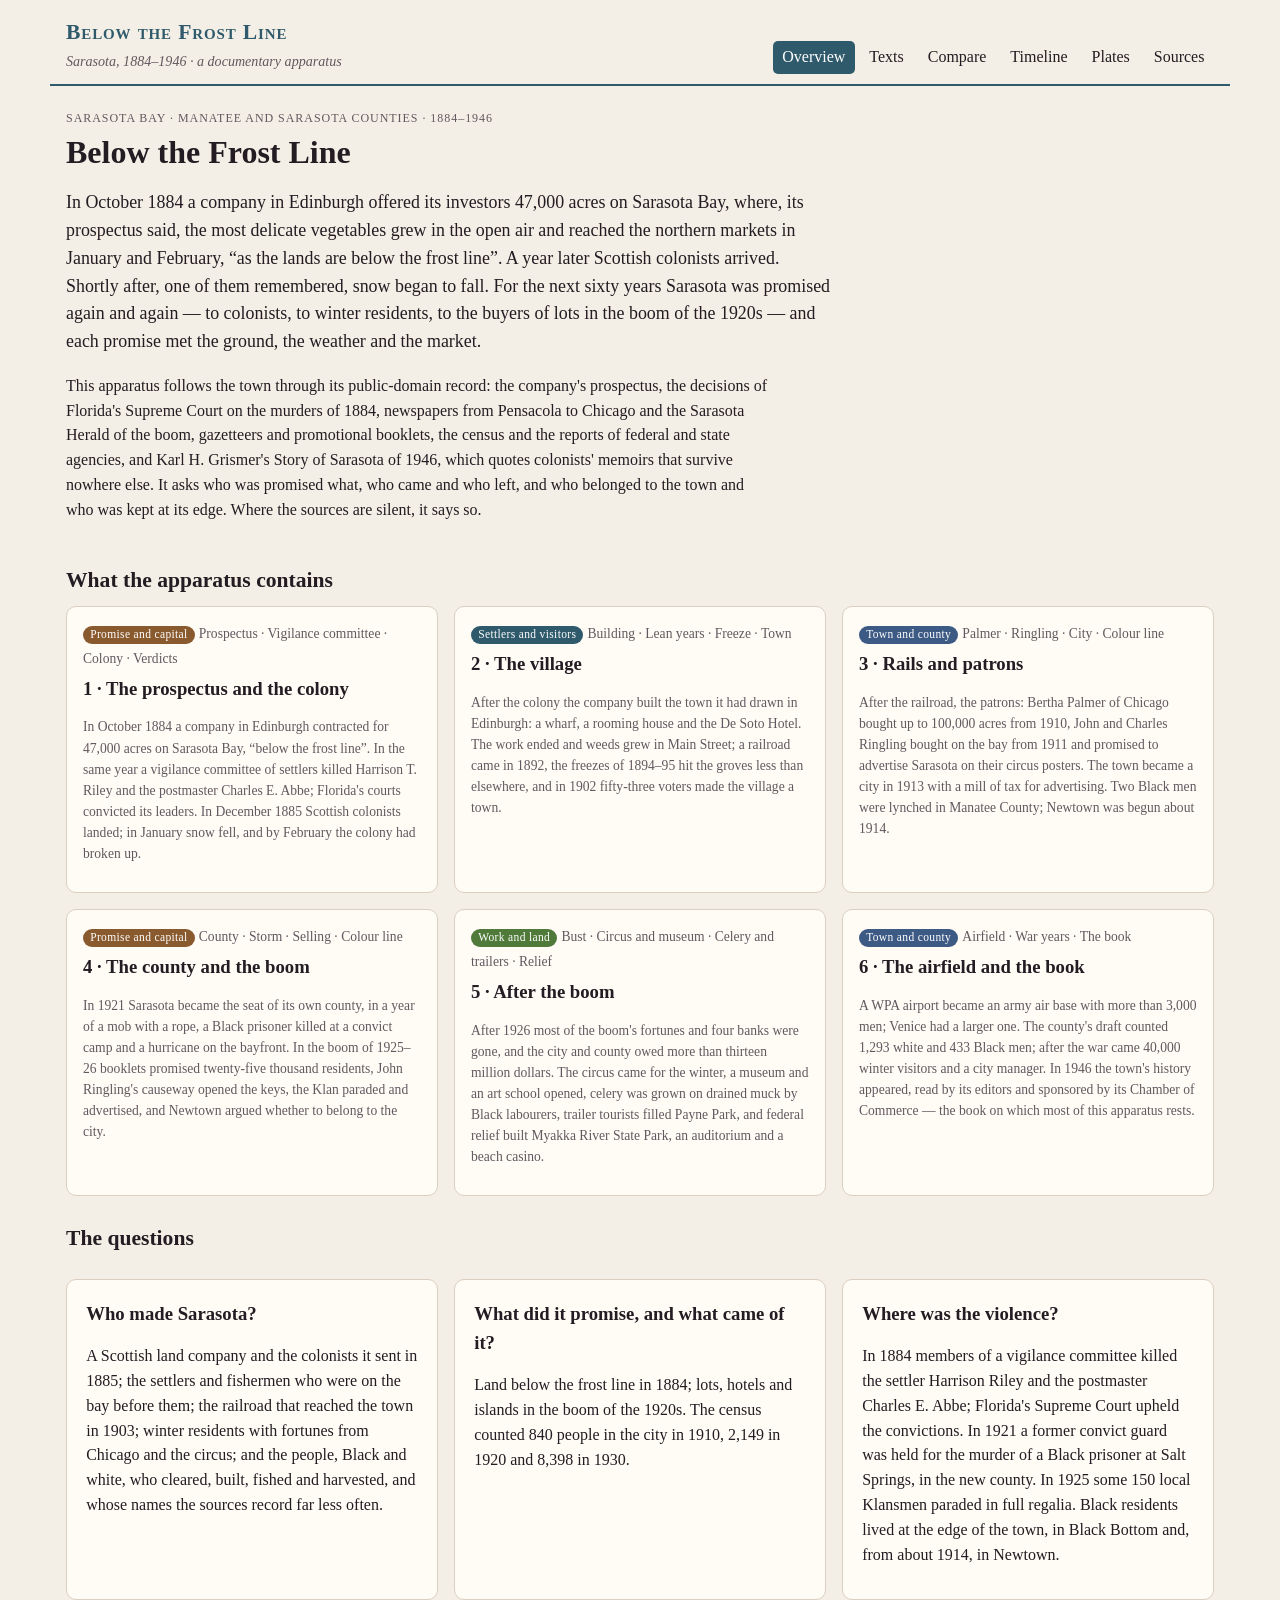
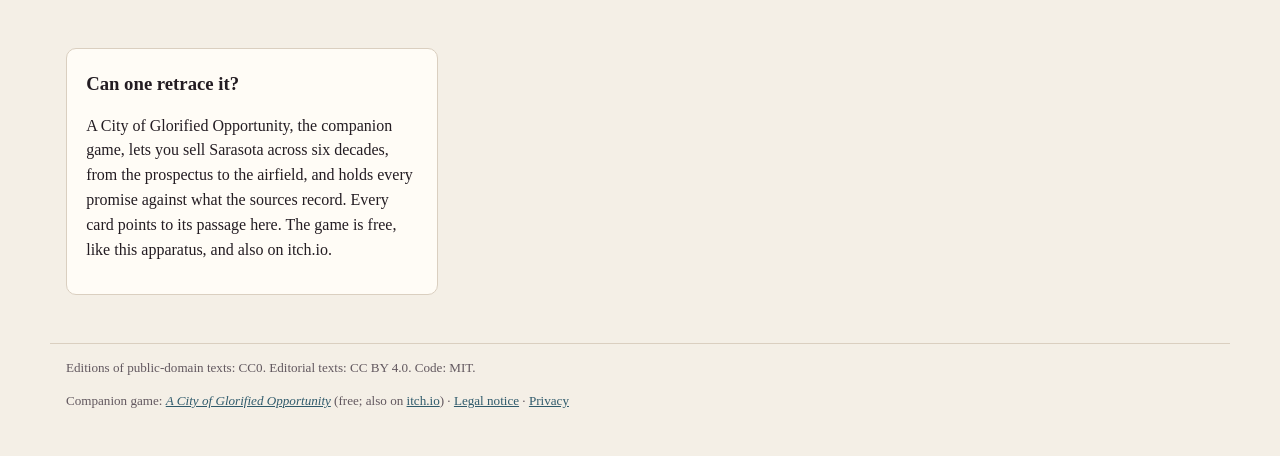
<file: index.html>
<!doctype html>
<html lang="en">
<head>
<meta charset="utf-8">
<meta name="viewport" content="width=device-width, initial-scale=1">
<title>Below the Frost Line</title>
<meta name="description" content="Sarasota, 1884–1946: the Scottish colony, the vigilance murders of 1884, the village and the town, the railroad, the winter residents, the boom and the bust, Newtown, the celery fields and the airfield, in public-domain sources.">
<link rel="stylesheet" href="style.css">
<link rel="icon" href="data:image/svg+xml,%3Csvg xmlns='http://www.w3.org/2000/svg' viewBox='0 0 32 32'%3E%3Cpath d='M16 3v14M10 6l12 8M22 6L10 14' stroke='%233d5a85' stroke-width='2.2' stroke-linecap='round'/%3E%3Cpath d='M2 20h28' stroke='%238a5a2f' stroke-width='2' stroke-dasharray='3 2'/%3E%3Cpath d='M2 26 Q9 21 16 26 T30 26' fill='none' stroke='%232f5a6b' stroke-width='2.5'/%3E%3C/svg%3E">
</head>
<body>
<header class="top">
  <a class="brand" href="#/">
    <strong>Below the Frost Line</strong>
    <em>Sarasota, 1884–1946 · a documentary apparatus</em>
  </a>
  <nav>
    <a href="#/" data-k="">Overview</a>
    <a href="#/texts" data-k="texts">Texts</a>
    <a href="#/compare" id="navCompare" data-k="compare" hidden>Compare</a>
    <a href="#/timeline" data-k="timeline">Timeline</a>
    <a href="#/plates" id="navPlates" data-k="plates" hidden>Plates</a>
    <a href="#/sources" data-k="sources">Sources</a>
  </nav>
</header>
<main id="view" aria-live="polite"></main>
<footer>
  <p>Editions of public-domain texts: CC0. Editorial texts: CC BY 4.0. Code: MIT.</p>
  <p>Companion game: <a href="https://a-city-of-glorified-opportunity.netlify.app/"><em>A City of Glorified Opportunity</em></a> (free; also on <a href="https://leofassb.itch.io/a-city-of-glorified-opportunity">itch.io</a>) · <a href="legal.html#notice">Legal notice</a> · <a href="legal.html#privacy">Privacy</a></p>
</footer>
<script src="app.js"></script>
</body>
</html>
</file>
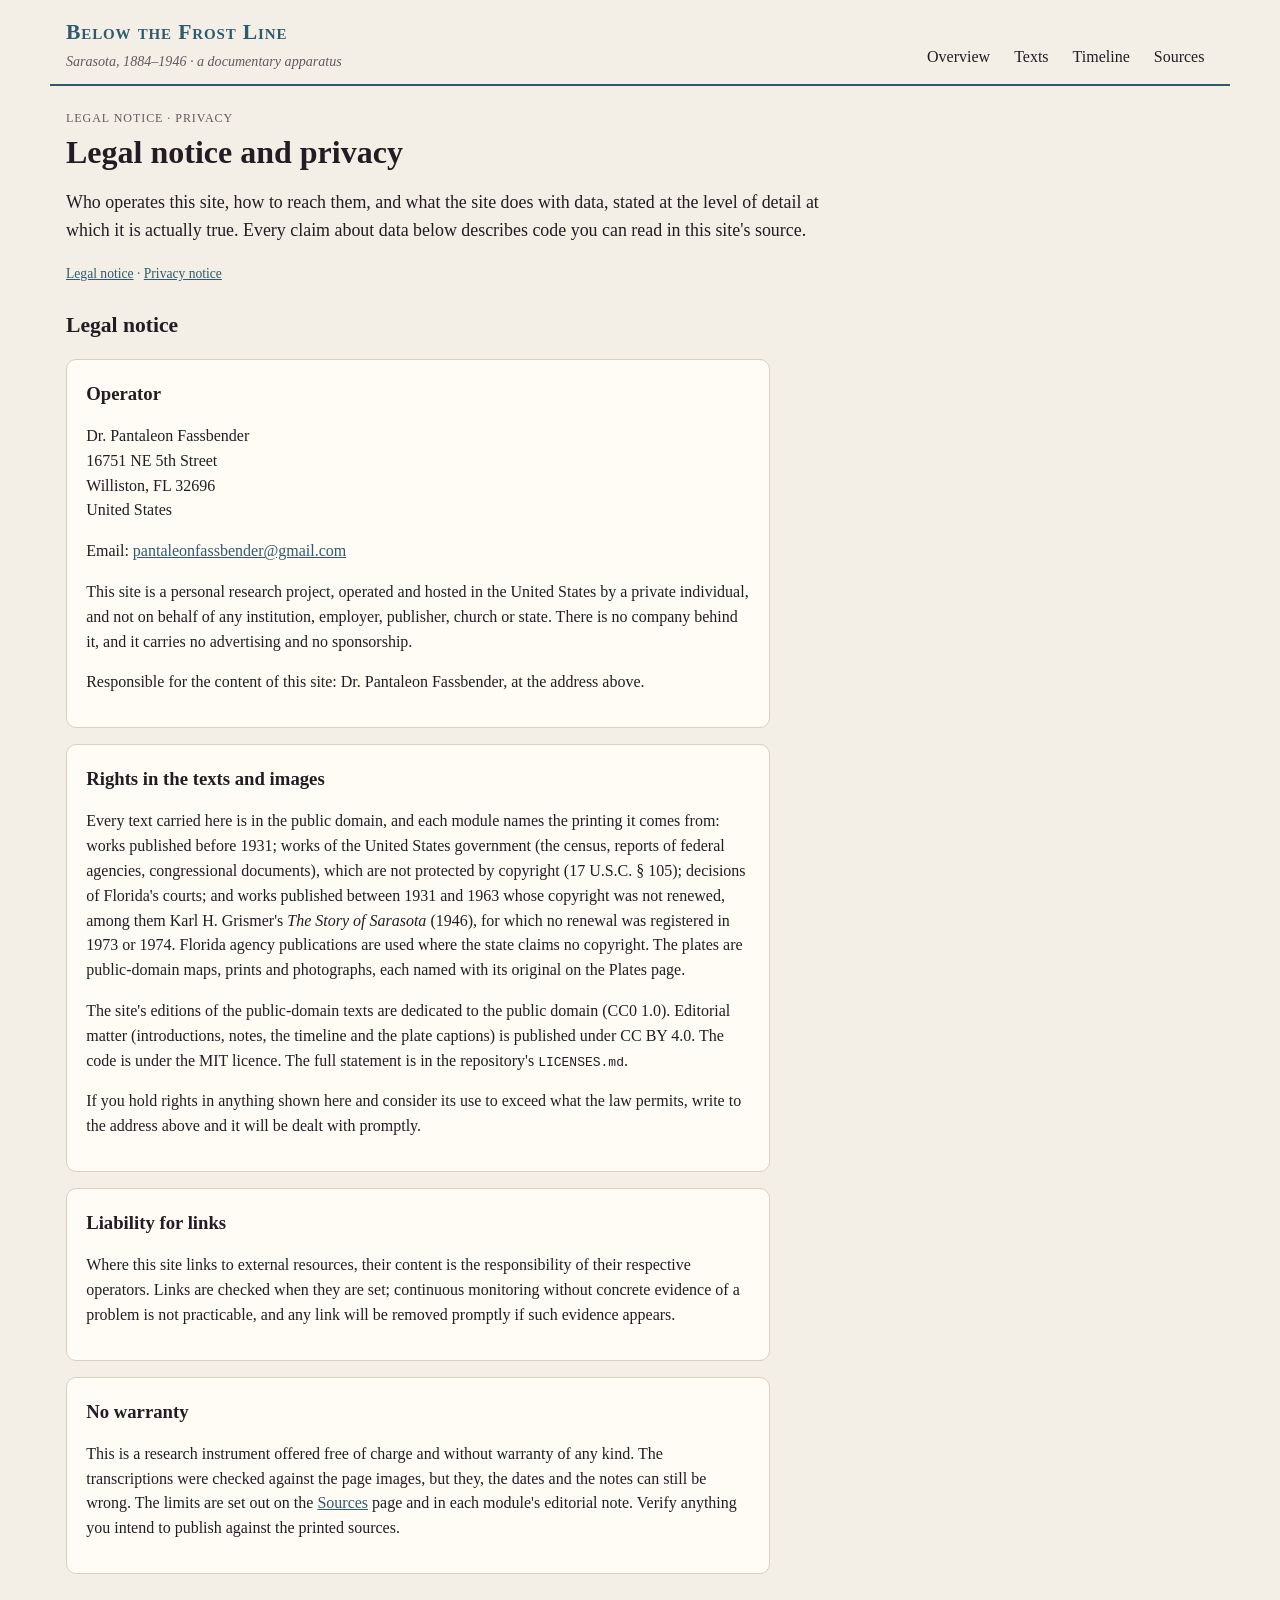
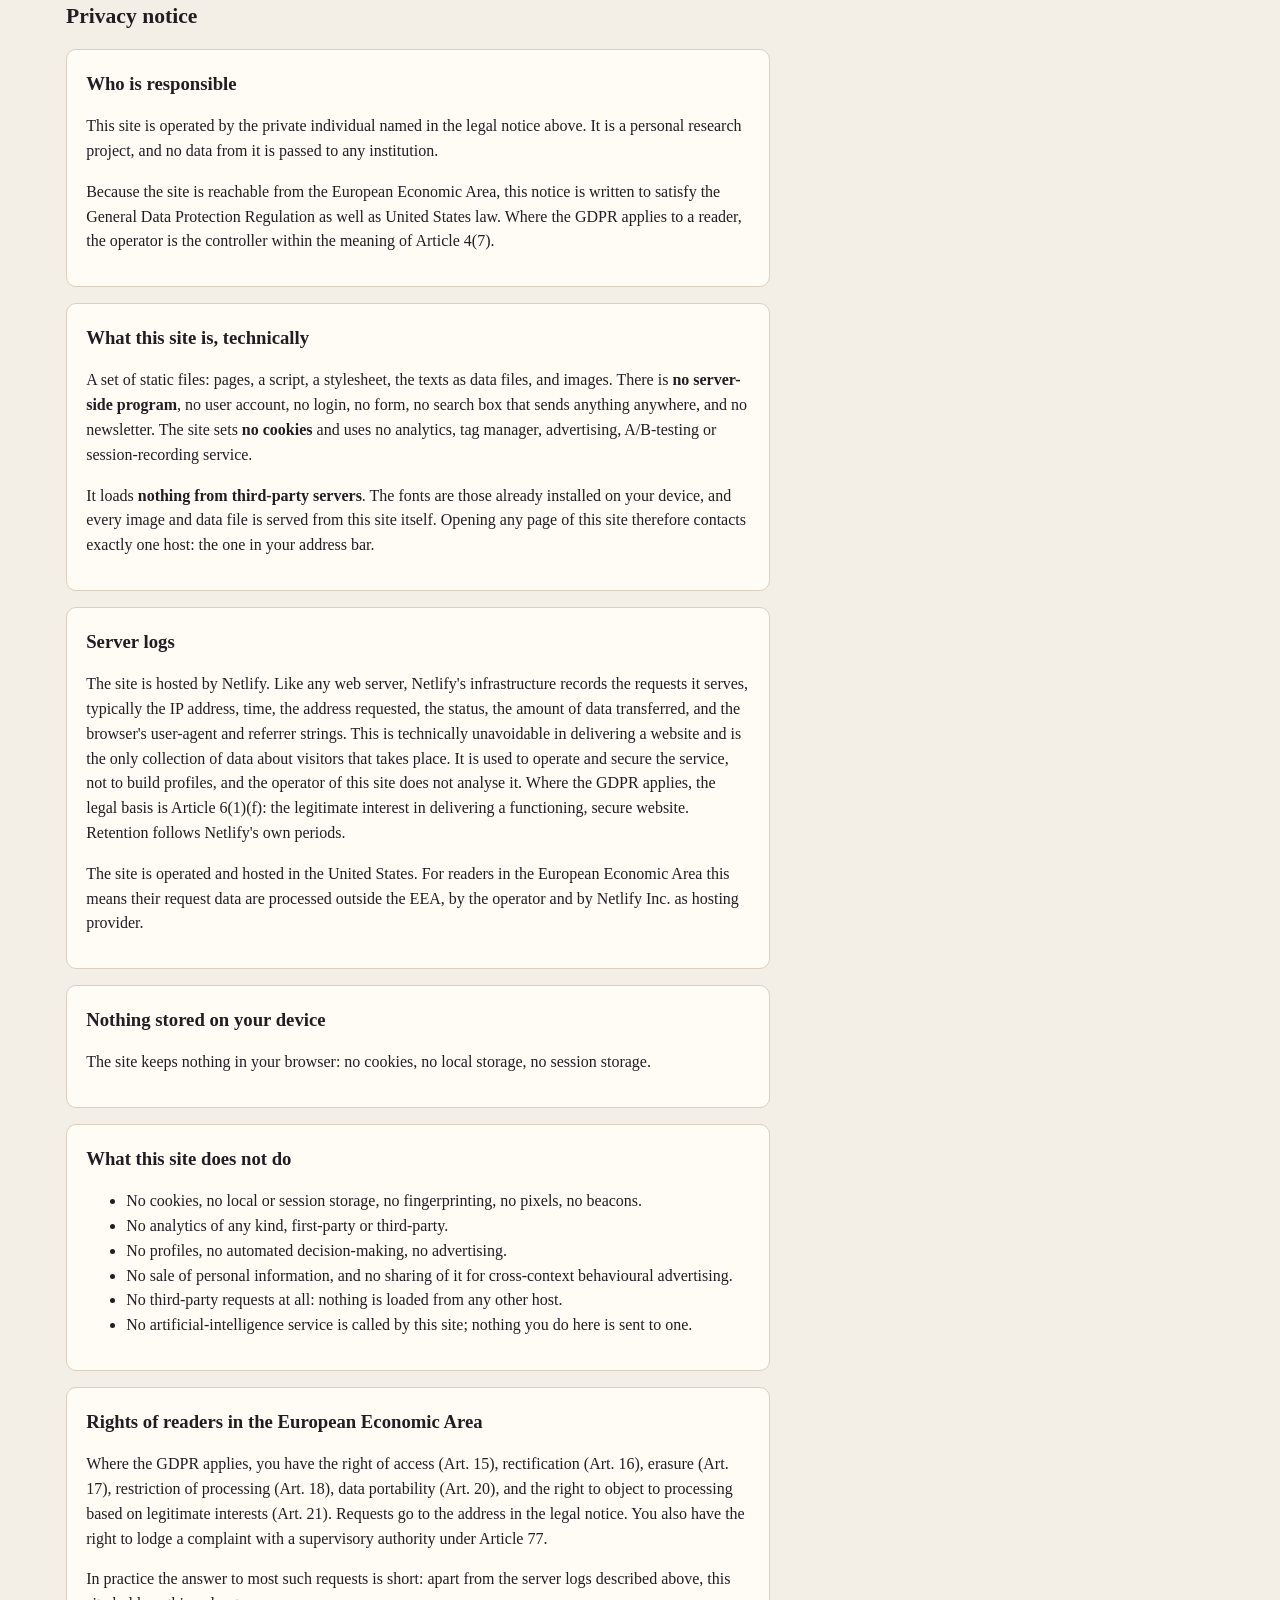
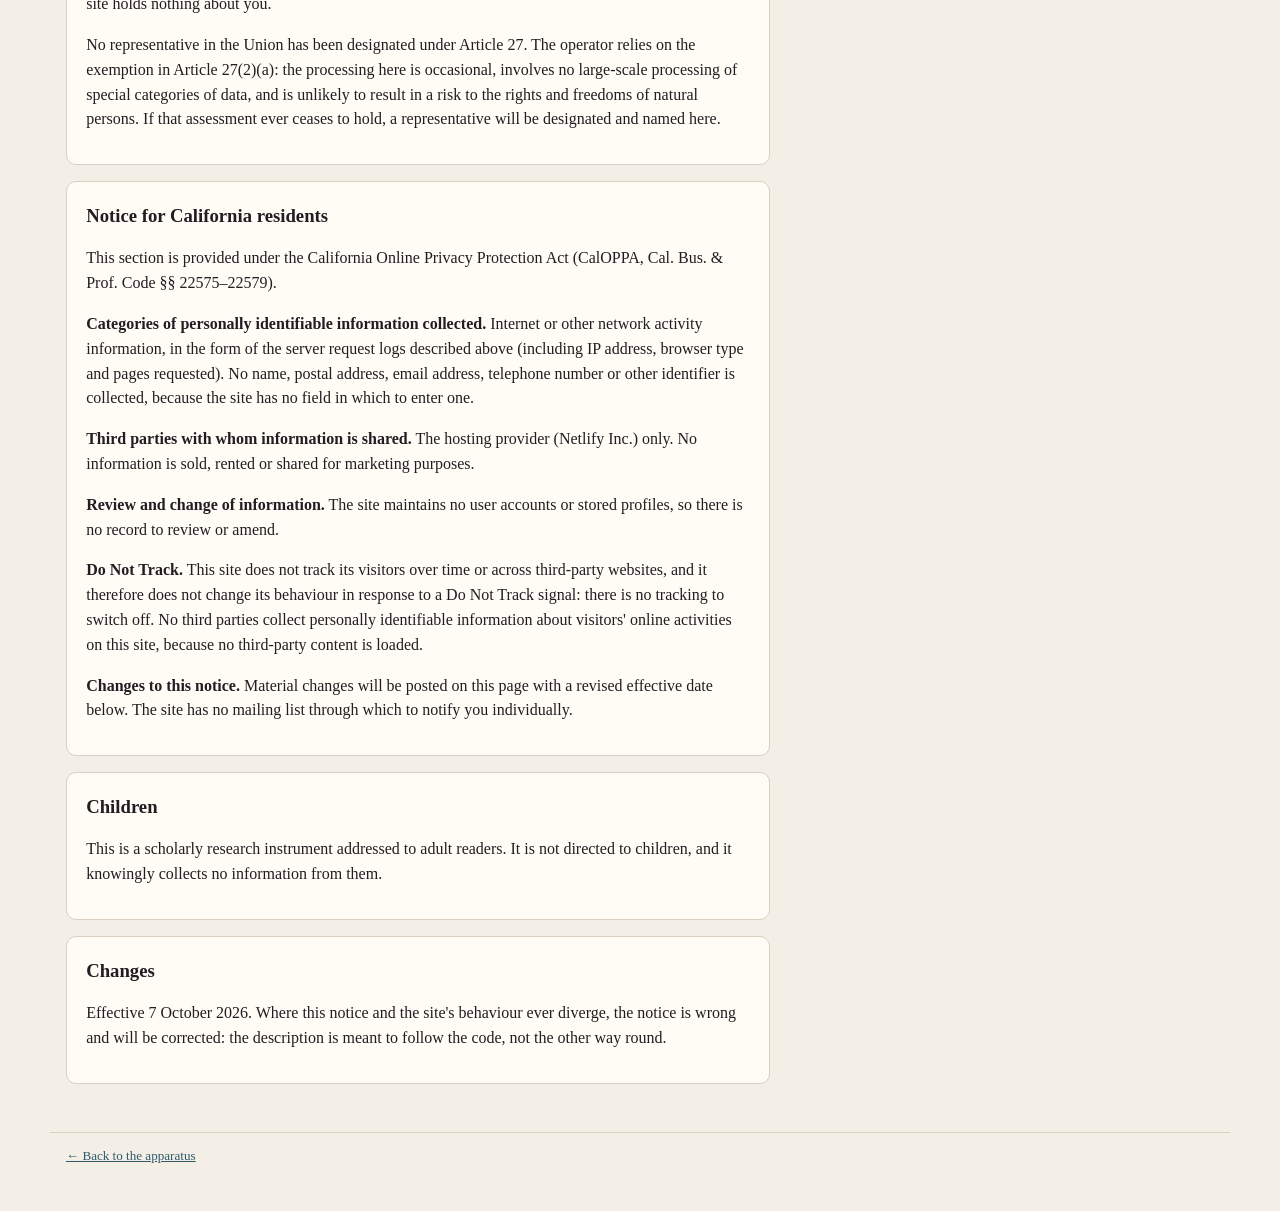
<file: legal.html>
<!doctype html>
<html lang="en">
<head>
<meta charset="utf-8">
<meta name="viewport" content="width=device-width, initial-scale=1">
<title>Legal notice and privacy · Below the Frost Line</title>
<meta name="description" content="Who operates this site, how to reach them, and what the site does with data.">
<link rel="stylesheet" href="style.css">
<link rel="icon" href="data:image/svg+xml,%3Csvg xmlns='http://www.w3.org/2000/svg' viewBox='0 0 32 32'%3E%3Cpath d='M16 3v14M10 6l12 8M22 6L10 14' stroke='%233d5a85' stroke-width='2.2' stroke-linecap='round'/%3E%3Cpath d='M2 20h28' stroke='%238a5a2f' stroke-width='2' stroke-dasharray='3 2'/%3E%3Cpath d='M2 26 Q9 21 16 26 T30 26' fill='none' stroke='%232f5a6b' stroke-width='2.5'/%3E%3C/svg%3E">
</head>
<body>
<header class="top">
  <a class="brand" href="index.html#/">
    <strong>Below the Frost Line</strong>
    <em>Sarasota, 1884–1946 · a documentary apparatus</em>
  </a>
  <nav>
    <a href="index.html#/">Overview</a>
    <a href="index.html#/texts">Texts</a>
    <a href="index.html#/timeline">Timeline</a>
    <a href="index.html#/sources">Sources</a>
  </nav>
</header>
<main>
  <span class="tag">Legal notice · Privacy</span>
  <h1>Legal notice and privacy</h1>
  <p class="lede">Who operates this site, how to reach them, and what the site does with data, stated at the level of detail at which it is actually true. Every claim about data below describes code you can read in this site's source.</p>
  <p class="fine"><a href="#notice">Legal notice</a> · <a href="#privacy">Privacy notice</a></p>

  <h2 id="notice">Legal notice</h2>

  <div class="panel readable"><h3>Operator</h3>
    <p>Dr. Pantaleon Fassbender<br>16751 NE 5th Street<br>Williston, FL 32696<br>United States</p>
    <p>Email: <a href="mailto:pantaleonfassbender@gmail.com">pantaleonfassbender@gmail.com</a></p>
    <p>This site is a personal research project, operated and hosted in the United States by a private individual, and not on behalf of any institution, employer, publisher, church or state. There is no company behind it, and it carries no advertising and no sponsorship.</p>
    <p>Responsible for the content of this site: Dr. Pantaleon Fassbender, at the address above.</p>
  </div>

  <div class="panel readable"><h3>Rights in the texts and images</h3>
    <p>Every text carried here is in the public domain, and each module names the printing it comes from: works published before 1931; works of the United States government (the census, reports of federal agencies, congressional documents), which are not protected by copyright (17 U.S.C. § 105); decisions of Florida's courts; and works published between 1931 and 1963 whose copyright was not renewed, among them Karl H. Grismer's <em>The Story of Sarasota</em> (1946), for which no renewal was registered in 1973 or 1974. Florida agency publications are used where the state claims no copyright. The plates are public-domain maps, prints and photographs, each named with its original on the Plates page.</p>
    <p>The site's editions of the public-domain texts are dedicated to the public domain (CC0 1.0). Editorial matter (introductions, notes, the timeline and the plate captions) is published under CC BY 4.0. The code is under the MIT licence. The full statement is in the repository's <code>LICENSES.md</code>.</p>
    <p>If you hold rights in anything shown here and consider its use to exceed what the law permits, write to the address above and it will be dealt with promptly.</p>
  </div>

  <div class="panel readable"><h3>Liability for links</h3>
    <p>Where this site links to external resources, their content is the responsibility of their respective operators. Links are checked when they are set; continuous monitoring without concrete evidence of a problem is not practicable, and any link will be removed promptly if such evidence appears.</p>
  </div>

  <div class="panel readable"><h3>No warranty</h3>
    <p>This is a research instrument offered free of charge and without warranty of any kind. The transcriptions were checked against the page images, but they, the dates and the notes can still be wrong. The limits are set out on the <a href="index.html#/sources">Sources</a> page and in each module's editorial note. Verify anything you intend to publish against the printed sources.</p>
  </div>

  <h2 id="privacy">Privacy notice</h2>

  <div class="panel readable"><h3>Who is responsible</h3>
    <p>This site is operated by the private individual named in the legal notice above. It is a personal research project, and no data from it is passed to any institution.</p>
    <p>Because the site is reachable from the European Economic Area, this notice is written to satisfy the General Data Protection Regulation as well as United States law. Where the GDPR applies to a reader, the operator is the controller within the meaning of Article 4(7).</p>
  </div>

  <div class="panel readable"><h3>What this site is, technically</h3>
    <p>A set of static files: pages, a script, a stylesheet, the texts as data files, and images. There is <strong>no server-side program</strong>, no user account, no login, no form, no search box that sends anything anywhere, and no newsletter. The site sets <strong>no cookies</strong> and uses no analytics, tag manager, advertising, A/B-testing or session-recording service.</p>
    <p>It loads <strong>nothing from third-party servers</strong>. The fonts are those already installed on your device, and every image and data file is served from this site itself. Opening any page of this site therefore contacts exactly one host: the one in your address bar.</p>
  </div>

  <div class="panel readable"><h3>Server logs</h3>
    <p>The site is hosted by Netlify. Like any web server, Netlify's infrastructure records the requests it serves, typically the IP address, time, the address requested, the status, the amount of data transferred, and the browser's user-agent and referrer strings. This is technically unavoidable in delivering a website and is the only collection of data about visitors that takes place. It is used to operate and secure the service, not to build profiles, and the operator of this site does not analyse it. Where the GDPR applies, the legal basis is Article 6(1)(f): the legitimate interest in delivering a functioning, secure website. Retention follows Netlify's own periods.</p>
    <p>The site is operated and hosted in the United States. For readers in the European Economic Area this means their request data are processed outside the EEA, by the operator and by Netlify Inc. as hosting provider.</p>
  </div>

  <div class="panel readable"><h3>Nothing stored on your device</h3>
    <p>The site keeps nothing in your browser: no cookies, no local storage, no session storage.</p>
  </div>

  <div class="panel readable"><h3>What this site does not do</h3>
    <ul>
      <li>No cookies, no local or session storage, no fingerprinting, no pixels, no beacons.</li>
      <li>No analytics of any kind, first-party or third-party.</li>
      <li>No profiles, no automated decision-making, no advertising.</li>
      <li>No sale of personal information, and no sharing of it for cross-context behavioural advertising.</li>
      <li>No third-party requests at all: nothing is loaded from any other host.</li>
      <li>No artificial-intelligence service is called by this site; nothing you do here is sent to one.</li>
    </ul>
  </div>

  <div class="panel readable"><h3>Rights of readers in the European Economic Area</h3>
    <p>Where the GDPR applies, you have the right of access (Art. 15), rectification (Art. 16), erasure (Art. 17), restriction of processing (Art. 18), data portability (Art. 20), and the right to object to processing based on legitimate interests (Art. 21). Requests go to the address in the legal notice. You also have the right to lodge a complaint with a supervisory authority under Article 77.</p>
    <p>In practice the answer to most such requests is short: apart from the server logs described above, this site holds nothing about you.</p>
    <p>No representative in the Union has been designated under Article 27. The operator relies on the exemption in Article 27(2)(a): the processing here is occasional, involves no large-scale processing of special categories of data, and is unlikely to result in a risk to the rights and freedoms of natural persons. If that assessment ever ceases to hold, a representative will be designated and named here.</p>
  </div>

  <div class="panel readable"><h3>Notice for California residents</h3>
    <p>This section is provided under the California Online Privacy Protection Act (CalOPPA, Cal. Bus. &amp; Prof. Code §§ 22575–22579).</p>
    <p><strong>Categories of personally identifiable information collected.</strong> Internet or other network activity information, in the form of the server request logs described above (including IP address, browser type and pages requested). No name, postal address, email address, telephone number or other identifier is collected, because the site has no field in which to enter one.</p>
    <p><strong>Third parties with whom information is shared.</strong> The hosting provider (Netlify Inc.) only. No information is sold, rented or shared for marketing purposes.</p>
    <p><strong>Review and change of information.</strong> The site maintains no user accounts or stored profiles, so there is no record to review or amend.</p>
    <p><strong>Do Not Track.</strong> This site does not track its visitors over time or across third-party websites, and it therefore does not change its behaviour in response to a Do Not Track signal: there is no tracking to switch off. No third parties collect personally identifiable information about visitors' online activities on this site, because no third-party content is loaded.</p>
    <p><strong>Changes to this notice.</strong> Material changes will be posted on this page with a revised effective date below. The site has no mailing list through which to notify you individually.</p>
  </div>

  <div class="panel readable"><h3>Children</h3>
    <p>This is a scholarly research instrument addressed to adult readers. It is not directed to children, and it knowingly collects no information from them.</p>
  </div>

  <div class="panel readable"><h3>Changes</h3>
    <p>Effective 7 October 2026. Where this notice and the site's behaviour ever diverge, the notice is wrong and will be corrected: the description is meant to follow the code, not the other way round.</p>
  </div>
</main>
<footer>
  <p><a href="index.html#/">← Back to the apparatus</a></p>
</footer>
</body>
</html>
</file>
<file: style.css>
:root{
  --paper:#f4efe6; --panel:#fffcf6; --ink:#231c22; --ink2:#62585f; --line:#dacfc0;
  --red:#2f5a6b; --gold:#8a6d2f; --tree:#3f6b3a;
  --promise:#8a5a2f; --colony:#2f5a6b; --law:#7a2f2f; --colour:#4a4a6a; --work:#4f7a3a; --town:#3d5a85;
  --serif:"Iowan Old Style","Palatino Linotype",Palatino,"Book Antiqua",Georgia,serif;
}
*{box-sizing:border-box}
body{margin:0; background:var(--paper); color:var(--ink); font-family:var(--serif); line-height:1.55}
a{color:var(--red)}
.top{display:flex; justify-content:space-between; align-items:flex-end; flex-wrap:wrap; gap:.6rem 1.5rem;
  max-width:1180px; margin:0 auto; padding:1rem 16px .6rem; border-bottom:2px solid var(--red)}
.brand{text-decoration:none; color:inherit}
.brand strong{display:block; font-size:1.35rem; color:var(--red); font-variant:small-caps; letter-spacing:.04em}
.brand em{font-size:.88rem; color:var(--ink2)}
.top nav{display:flex; gap:.3rem; flex-wrap:wrap}
.top nav a{text-decoration:none; color:var(--ink); padding:.25rem .6rem; border-radius:5px}
.top nav a.on{background:var(--red); color:#fff}
main{max-width:1180px; margin:0 auto; padding:1.2rem 16px 2rem}
footer{max-width:1180px; margin:0 auto; padding:0 16px 2rem; font-size:.82rem; color:var(--ink2); border-top:1px solid var(--line)}
h1{font-size:2rem; margin:.2rem 0 .6rem; line-height:1.2}
h2{font-size:1.35rem; margin:1.6rem 0 .5rem}
h3{margin:.2rem 0 .3rem}
.lede{font-size:1.12rem; max-width:48rem}
.fine{font-size:.85rem; color:var(--ink2)}
.tag{font-size:.75rem; letter-spacing:.08em; text-transform:uppercase; color:var(--ink2)}
.panel{background:var(--panel); border:1px solid var(--line); border-radius:10px; padding:1rem 1.2rem; margin:1rem 0}
.readable{max-width:44rem}
.grid{display:grid; gap:1rem}
.g2{grid-template-columns:repeat(auto-fill,minmax(300px,1fr))}
.g4{grid-template-columns:repeat(auto-fill,minmax(210px,1fr))}
.card{background:var(--panel); border:1px solid var(--line); border-radius:10px; padding:.9rem 1rem; text-decoration:none; color:inherit; display:block}
a.card:hover{border-color:var(--red)}
.card.planned{opacity:.72; border-style:dashed}
.side{display:inline-block; font-size:.72rem; padding:0 .45rem; border-radius:99px; color:#fff; letter-spacing:.03em}
.side.promise{background:var(--promise)} .side.colony{background:var(--colony)} .side.work{background:var(--work)}
.side.law{background:var(--law)} .side.colour{background:var(--colour)} .side.town{background:var(--town)}
/* language: static blocks carry both, the page shows one */
html[lang=de] .i-en, html[lang=en] .i-de{display:none}
.uibtn{font:inherit; font-size:.85rem; background:var(--panel); color:var(--ink); border:1px solid var(--red); border-radius:5px; padding:.2rem .6rem; cursor:pointer; margin-left:.4rem}
.uibtn:hover{background:var(--red); color:#fff}
.hero{display:grid; grid-template-columns:minmax(0,1.5fr) minmax(0,1fr); gap:1.5rem; align-items:start}
.hero.one{grid-template-columns:1fr}
.hero img{width:100%; border-radius:8px; border:1px solid var(--line)}
figure{margin:0}
figcaption{font-size:.85rem; color:var(--ink2); margin-top:.4rem}
.quote{border-left:3px solid var(--red); padding:.2rem 0 .2rem 1rem; margin:1rem 0; font-style:italic}
/* reader */
.toc{display:flex; flex-wrap:wrap; gap:.4rem; margin:.6rem 0 1rem}
.toc a{border:1px solid var(--line); border-radius:6px; padding:.2rem .6rem; text-decoration:none; color:var(--ink); background:var(--panel); font-size:.9rem}
.toc a.on{border-color:var(--red); background:var(--red); color:#fff}
.langbar{display:flex; gap:.3rem; margin:.4rem 0 1rem}
.langbar button{font:inherit; font-size:.85rem; background:var(--panel); border:1px solid var(--line); border-radius:6px; padding:.2rem .7rem; cursor:pointer}
.langbar button.on{background:var(--ink); color:var(--paper); border-color:var(--ink)}
.unit{display:grid; grid-template-columns:4.6rem minmax(0,1fr); gap:.3rem .8rem; padding:.55rem 0; border-bottom:1px dotted var(--line)}
.unit .num{font-size:.78rem; color:var(--ink2); text-align:right; padding-top:.2rem}
.unit .num a{color:inherit; text-decoration:none}
.unit .pg{display:block; font-size:.7rem; line-height:1.25; margin-top:.3rem; color:var(--ink2); opacity:.85}
.unit.hl{background:#f3e0d8}
.unit .cols{display:grid; grid-template-columns:1fr 1fr; gap:1.2rem}
.unit .cols.one{grid-template-columns:1fr}
.unit .orig{color:var(--ink2)}
.unit.label .text{font-variant:small-caps; letter-spacing:.03em; font-weight:600; color:var(--red)}
.unit h4{margin:0 0 .3rem; font-size:.95rem; color:var(--red)}
.unit .text,.unit .orig{white-space:pre-line}
.note{grid-column:2; font-size:.84rem; color:var(--ink2); border-left:2px solid var(--gold); padding-left:.6rem}
.hinweis{font-size:.9rem}
/* timeline */
.tl{position:relative; margin:1rem 0 0 .6rem; padding-left:1.4rem; border-left:2px solid var(--line)}
.st{position:relative; margin:0 0 1.2rem; display:grid; grid-template-columns:minmax(0,1fr) 140px; gap:1rem; align-items:start}
.st::before{content:""; position:absolute; left:-1.95rem; top:.35rem; width:12px; height:12px; border-radius:50%; background:var(--c,var(--ink)); border:2px solid var(--paper)}
.st .d{font-size:.82rem; color:var(--ink2)}
.st img{width:140px; border-radius:6px; border:1px solid var(--line)}
.st p{margin:.2rem 0}
.legend{display:flex; flex-wrap:wrap; gap:.4rem}
/* plates */
.plate img{width:100%; border-radius:6px; border:1px solid var(--line); background:#fff}
.lightbox{position:fixed; inset:0; background:rgba(20,16,12,.85); display:flex; align-items:center; justify-content:center; padding:16px; z-index:10}
.lightbox img{max-width:100%; max-height:86vh; border-radius:6px}
.lightbox .cap{color:#f5efe2; max-width:44rem; font-size:.9rem; margin-top:.6rem}
.lightbox figure{text-align:center}
/* compare */
.cmp{display:grid; gap:1rem; margin-top:1rem}
.cmp.n2{grid-template-columns:1fr 1fr}
.cmp.n3{grid-template-columns:repeat(3,minmax(0,1fr))}
.cmp.n4{grid-template-columns:1fr 1fr}
.voice{background:var(--panel); border:1px solid var(--line); border-radius:10px; padding:.8rem 1rem}
.vhead{border-bottom:1px solid var(--line); padding-bottom:.5rem; margin-bottom:.5rem}
.vunit{margin:.7rem 0}
.vunit .text{white-space:pre-line}
@media (max-width:760px){
  .cmp.n2,.cmp.n3,.cmp.n4{grid-template-columns:1fr}
  .hero{grid-template-columns:1fr}
  .unit .cols{grid-template-columns:1fr}
  .st{grid-template-columns:1fr}
  .st img{width:110px}
  h1{font-size:1.6rem}
}
@media (prefers-color-scheme: dark){
  :root:not([data-theme="light"]){--paper:#1c171b; --panel:#262026; --ink:#ece4ea; --ink2:#b3a8b0; --line:#43383f; --red:#a9b8c8}
  :root:not([data-theme="light"]) .unit.hl{background:#3a2a35}
  :root:not([data-theme="light"]) .top nav a.on, :root:not([data-theme="light"]) .toc a.on{color:#1c171b}
}
/* plates and visualizations in a section */
.secplates{margin:1rem 0}
.secplates figcaption{font-size:.85rem}
.viz{margin:1rem 0; overflow-x:auto; border:1px solid var(--line); border-radius:8px; padding:.6rem; background:var(--panel)}
.viz svg{display:block; width:100%; min-width:600px; height:auto}
/* films: loaded on click */
.film .filmhead{margin-bottom:.3rem}
.film .frame{position:relative; aspect-ratio:4/3; max-width:720px; background:#111; border-radius:8px; display:flex; flex-direction:column; align-items:center; justify-content:center; gap:.4rem; padding:1rem; margin:.6rem 0}
.film .frame .fine{color:#cfc7bd; text-align:center; max-width:30rem}
.film .frame iframe{position:absolute; inset:0; width:100%; height:100%; border:0; border-radius:8px}
.film .frame.silent{background:var(--paper); border:1px dashed var(--line); aspect-ratio:auto}
.film .frame.silent p{color:var(--ink2); font-style:italic}
.loadfilm{font:inherit; font-size:1rem; background:var(--film); color:#fff; border:0; border-radius:6px; padding:.5rem 1.1rem; cursor:pointer}
.marks{padding-left:1.2rem}
.marks li{margin:.3rem 0}
.mark{font:inherit; font-size:.8rem; font-variant-numeric:tabular-nums; background:var(--panel); border:1px solid var(--line); border-radius:4px; padding:0 .4rem; cursor:pointer}
.mark:disabled{cursor:default; opacity:.6}
.film details.ton{margin:.6rem 0}
.film details.ton summary{cursor:pointer; font-weight:600}
.film details.ton li i{color:var(--ink2)}


.plate figcaption{overflow-wrap:anywhere}

.secplates img{max-height:340px; width:100%; object-fit:cover; object-position:top}
</file>
